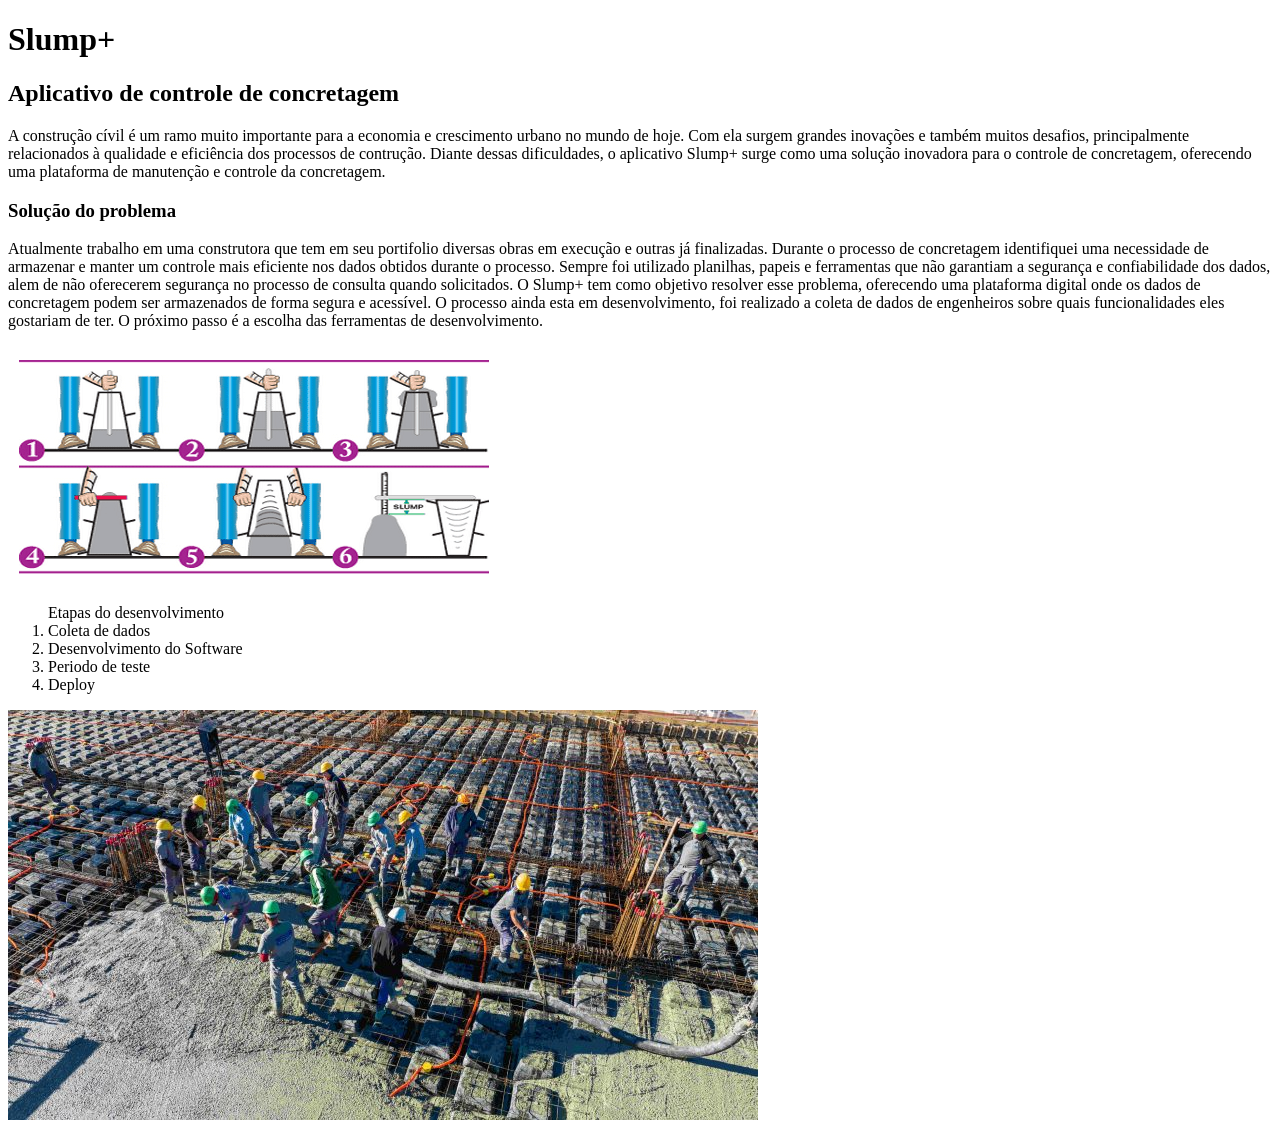
<file: index.html>
<!DOCTYPE html>
<html lang="pt-br">
<head>
    <meta charset="UTF-8">
    <meta name="viewport" content="width=device-width, initial-scale=1.0">
    <title>Tecnologia e construção cívil</title>
</head>
<body>
   <h1>Slump+</h1> 
   <h2>Aplicativo de controle de concretagem</h2>
   <p>A construção cívil é um ramo muito importante para a economia e crescimento urbano no mundo de hoje. 
    Com ela surgem grandes inovações e também muitos desafios, principalmente relacionados à qualidade e eficiência dos processos de contrução.
    Diante dessas dificuldades, o aplicativo Slump+ surge como uma solução inovadora para o controle de concretagem, oferecendo uma plataforma de manutenção e controle da concretagem.
     <h3>Solução do problema</h3>
     <p>Atualmente trabalho em uma construtora que tem em seu portifolio diversas obras em execução e outras já finalizadas.
        Durante o processo de concretagem identifiquei uma necessidade de armazenar e manter um controle mais eficiente nos dados obtidos durante o processo.
        Sempre foi utilizado planilhas, papeis e ferramentas que não garantiam a segurança e confiabilidade dos dados, alem de não oferecerem segurança no processo de consulta quando solicitados.
        O Slump+ tem como objetivo resolver esse problema, oferecendo uma plataforma digital onde os dados de concretagem podem ser armazenados de forma segura e acessível.
        O processo ainda esta em desenvolvimento, foi realizado a coleta de dados de engenheiros sobre quais funcionalidades eles gostariam de ter. O próximo passo é a escolha das ferramentas de desenvolvimento.
    </p>

        <img src="img/slump.png" alt="">

</p>
<ol>Etapas do desenvolvimento
    <li>Coleta de dados</li>
    <li>Desenvolvimento do Software</li>
    <li>Periodo de teste</li>
    <li>Deploy</li>
</ol>
<img src="img/etapas-da-concretagem-750x410 (1).jpg" alt="">

</body>
</html>
</file>
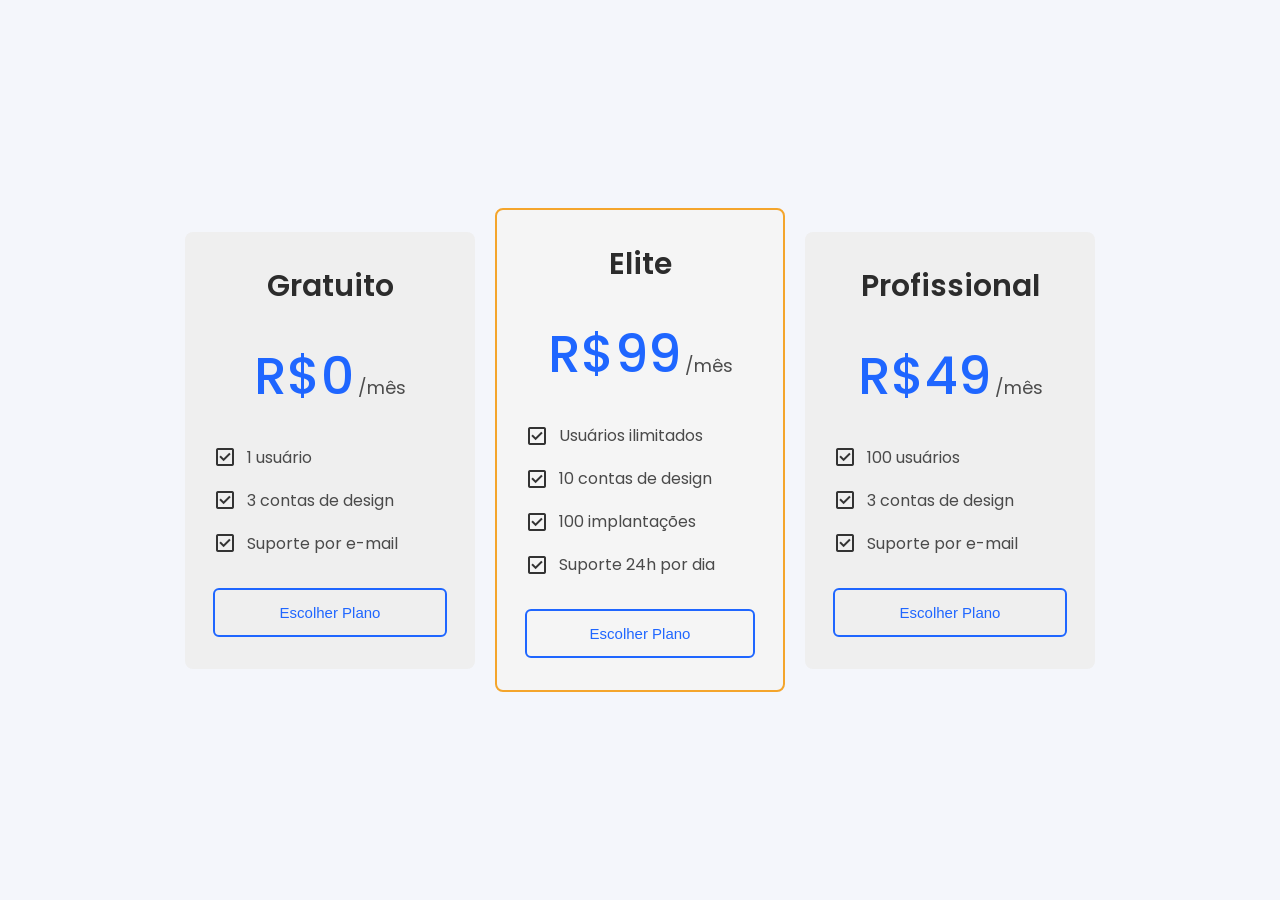
<file: cards/index.html>
<!DOCTYPE html>
<html lang="pt-br">
  <head>
    <meta charset="UTF-8" />
    <meta name="viewport" content="width=device-width, initial-scale=1.0" />
    <title>Escolha seu plano</title>
    <link rel="stylesheet" href="./style.css" />
    <link rel="preconnect" href="https://fonts.googleapis.com" />
    <link rel="preconnect" href="https://fonts.gstatic.com" crossorigin />
    <link
      href="https://fonts.googleapis.com/css2?family=Poppins:ital,wght@0,100;0,200;0,300;0,400;0,500;0,600;0,700;0,800;0,900;1,100;1,200;1,300;1,400;1,500;1,600;1,700;1,800;1,900&display=swap"
      rel="stylesheet"
    />
    <link
      rel="stylesheet"
      href="https://fonts.googleapis.com/css2?family=Material+Symbols+Outlined:opsz,wght,FILL,GRAD@24,400,0,0&icon_names=check_box"
    />
  </head>
  <body>
    <article>
      <h2>Gratuito</h2>
      <var><abbr title="Real Brasileiro"></abbr></var>
      <ul>
        <li>
            <i class="material-symbols-outlined"> check_box </i>
            <p>1 usuário</p>
        </li>
        <li>
            <i class="material-symbols-outlined"> check_box </i>
            <p>3 contas de design</p>
        </li>
        <li>
            <i class="material-symbols-outlined"> check_box </i>
            <p>Suporte por e-mail</p>
        </li>
      </ul>
      <button>Escolher Plano</button>
    </article>
    <article>
      <h2>Elite</h2>
      <var></var>
      <ul>
        <li>
            <i class="material-symbols-outlined"> check_box </i>
            <p>Usuários ilimitados</p>
        </li>
        <li>
            <i class="material-symbols-outlined"> check_box </i>
            <p>10 contas de design</p>
        </li>
        <li>
            <i class="material-symbols-outlined"> check_box </i>
            <p>100 implantações</p>
        </li>
        <li>
            <i class="material-symbols-outlined"> check_box </i>
            <p>Suporte 24h por dia</p>
        </li>
      </ul>
      <button>Escolher Plano</button>
    </article>
    <article>
      <h2>Profissional</h2>
      <var></var>
      <ul>
        <li>
            <i class="material-symbols-outlined"> check_box </i>
            <p>100 usuários</p>
        </li>
        <li>
            <i class="material-symbols-outlined"> check_box </i>
            <p>3 contas de design</p>
        </li>
        <li>
            <i class="material-symbols-outlined"> check_box </i>
            <p>Suporte por e-mail</p>
        </li>
      </ul>
      <button>Escolher Plano</button>
    </article>
  </body>
</html>
</file>
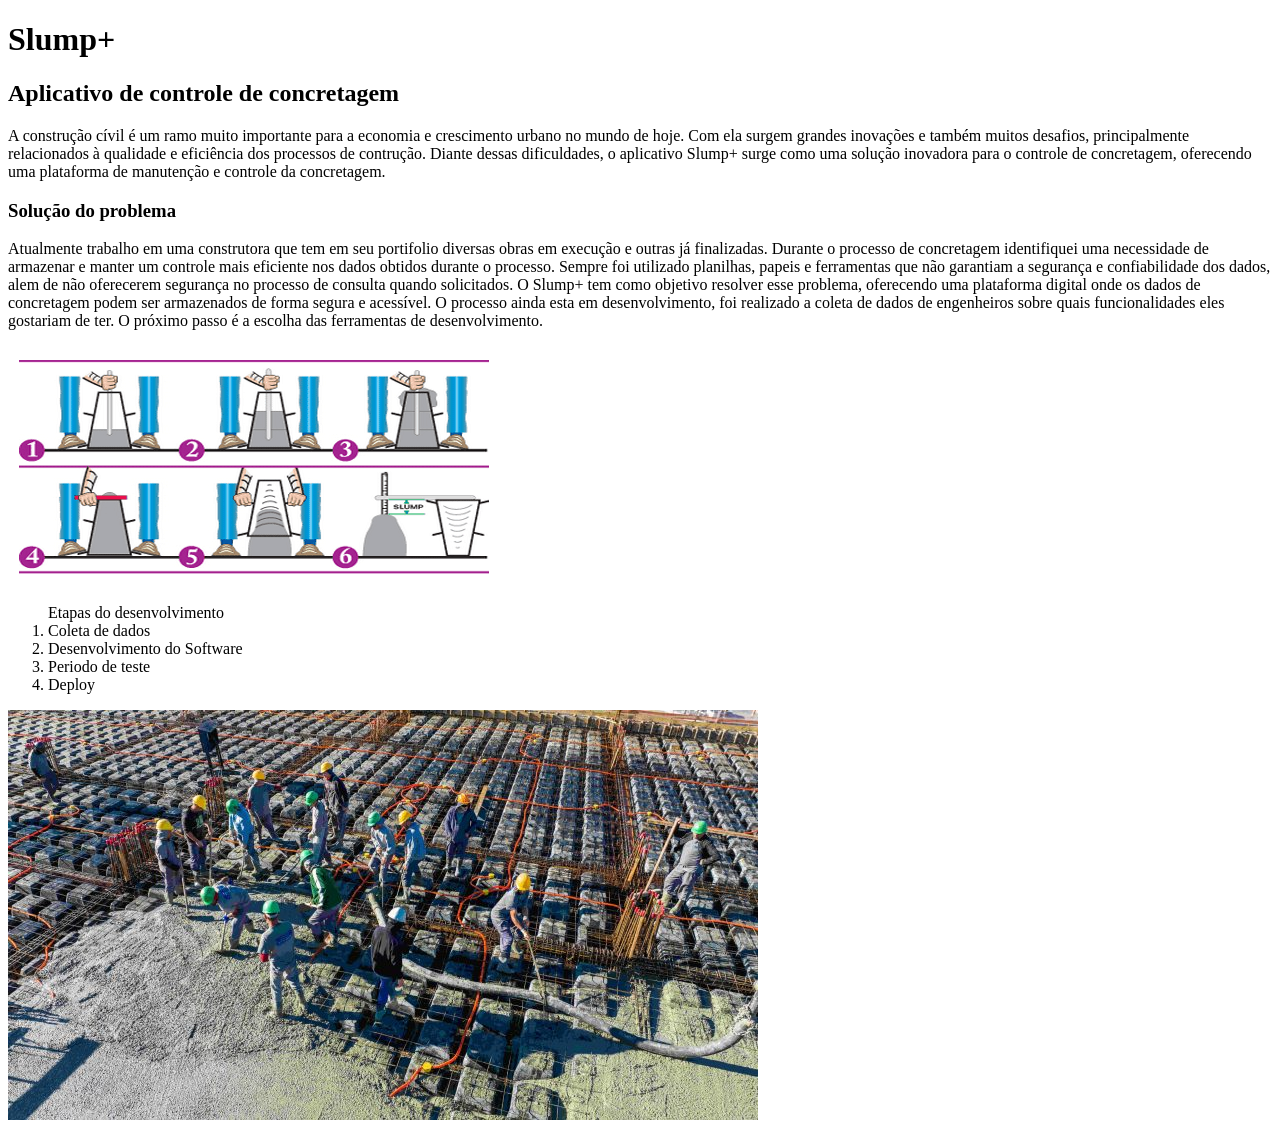
<file: html-basico/index.html>
<!DOCTYPE html>
<html lang="pt-br">
<head>
    <meta charset="UTF-8">
    <meta name="viewport" content="width=device-width, initial-scale=1.0">
    <title>Tecnologia e construção cívil</title>
    <link rel="stylesheet" href="css/style.css">
</head>
<body>
   <h1>Slump+</h1> 
   <h2>Aplicativo de controle de concretagem</h2>
   <p>A construção cívil é um ramo muito importante para a economia e crescimento urbano no mundo de hoje. 
    Com ela surgem grandes inovações e também muitos desafios, principalmente relacionados à qualidade e eficiência dos processos de contrução.
    Diante dessas dificuldades, o aplicativo Slump+ surge como uma solução inovadora para o controle de concretagem, oferecendo uma plataforma de manutenção e controle da concretagem.
     <h3>Solução do problema</h3>
     <p>Atualmente trabalho em uma construtora que tem em seu portifolio diversas obras em execução e outras já finalizadas.
        Durante o processo de concretagem identifiquei uma necessidade de armazenar e manter um controle mais eficiente nos dados obtidos durante o processo.
        Sempre foi utilizado planilhas, papeis e ferramentas que não garantiam a segurança e confiabilidade dos dados, alem de não oferecerem segurança no processo de consulta quando solicitados.
        O Slump+ tem como objetivo resolver esse problema, oferecendo uma plataforma digital onde os dados de concretagem podem ser armazenados de forma segura e acessível.
        O processo ainda esta em desenvolvimento, foi realizado a coleta de dados de engenheiros sobre quais funcionalidades eles gostariam de ter. O próximo passo é a escolha das ferramentas de desenvolvimento.
    </p>

        <img src="img/slump.png" alt="">

</p>
<ol>Etapas do desenvolvimento
    <li>Coleta de dados</li>
    <li>Desenvolvimento do Software</li>
    <li>Periodo de teste</li>
    <li>Deploy</li>
</ol>
<img src="img/etapas-da-concretagem-750x410 (1).jpg" alt="">

</body>
</html>
</file>
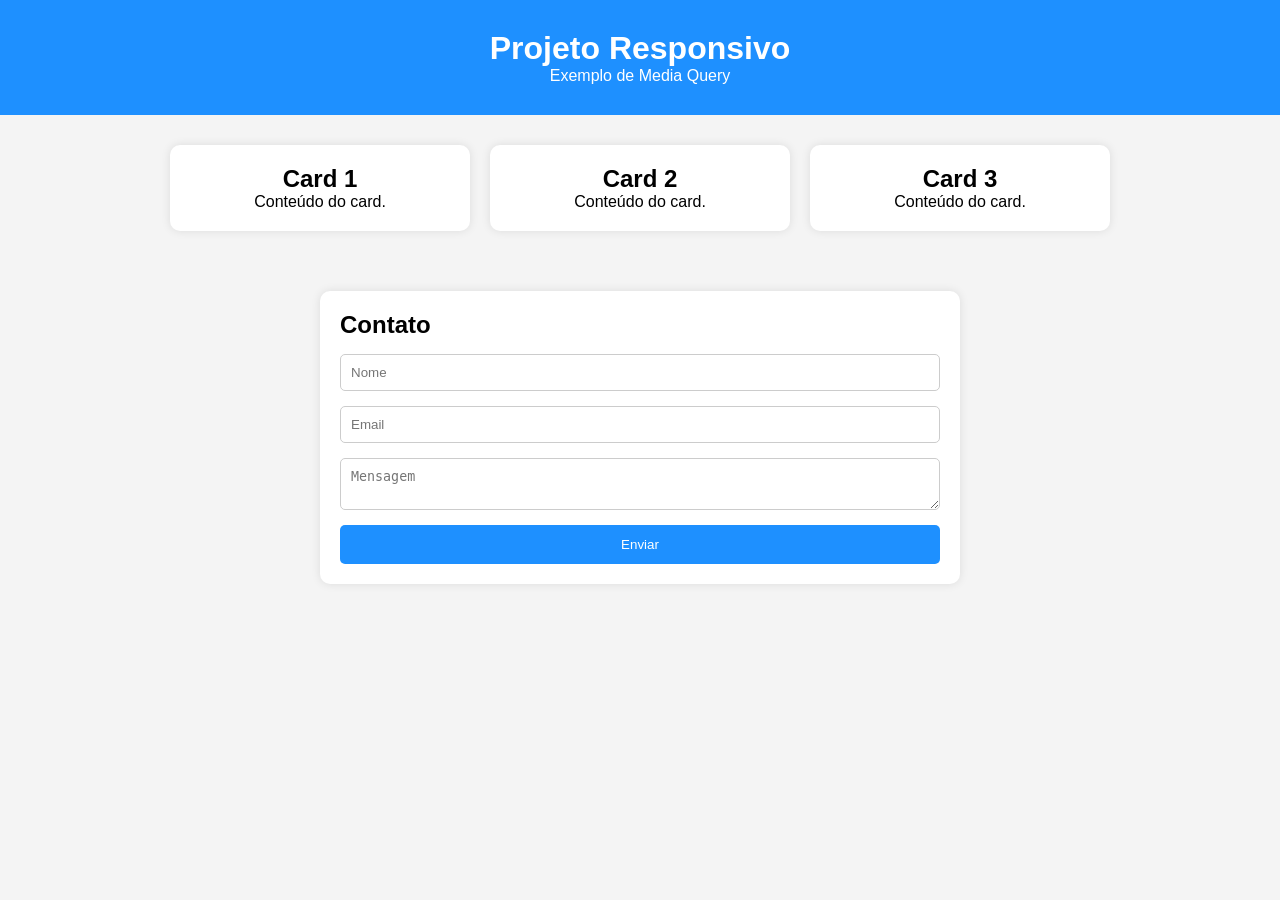
<file: html-basico/css/index.html>
<!DOCTYPE html>
<html lang="pt-br">
  <head>
    <meta charset="UTF-8" />
    <meta name="viewport" content="width=device-width, initial-scale=1.0" />
    <title>Responsividade</title>
    <link rel="stylesheet" href="style3.css" />
  </head>
  <body>
    <header>
      <h1>Projeto Responsivo</h1>
      <p>Exemplo de Media Query</p>
    </header>
    <section class="cards">
      <div class="card">
        <h2>Card 1</h2>
        <p>Conteúdo do card.</p>
      </div>
      <div class="card">
        <h2>Card 2</h2>
        <p>Conteúdo do card.</p>
      </div>
      <div class="card">
        <h2>Card 3</h2>
        <p>Conteúdo do card.</p>
      </div>
    </section>
    <section class="formulario">
      <h2>Contato</h2>
      <form>
        <input type="text" placeholder="Nome" />
        <input type="email" placeholder="Email" />
        <textarea placeholder="Mensagem"></textarea>
        <button type="submit">Enviar</button>
      </form>
    </section>
  </body>
</html>
</file>
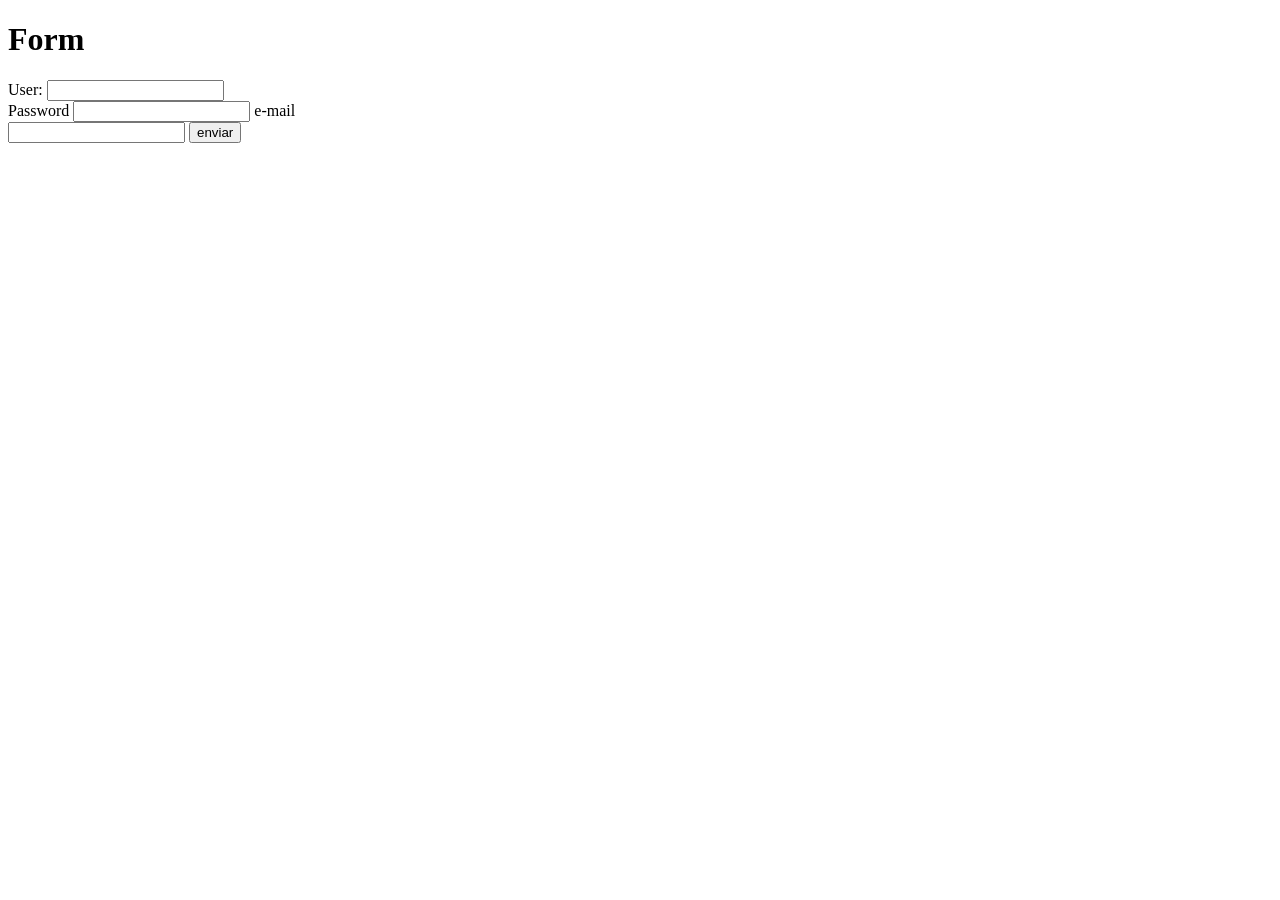
<file: form.html>
<!DOCTYPE html>
<html lang="pt-br">
<head>
    <meta charset="UTF-8">
    <meta name="viewport" content="width=device-width, initial-scale=1.0">
    <title>Document</title>
</head>
<body>
    <h1>Form</h1>
   <form action="post">
    <label for="user">User:</label>
    <input type="text" name="user" id="">
    <br>
    <label for="pass">Password</label>
    <input type="password" name="pass" id="">
    <label for="email">e-mail</label>
    <br>
    <input type="email" name="email" id="">
    <input type="submit" value="enviar">
    
</body>
</html>
</file>
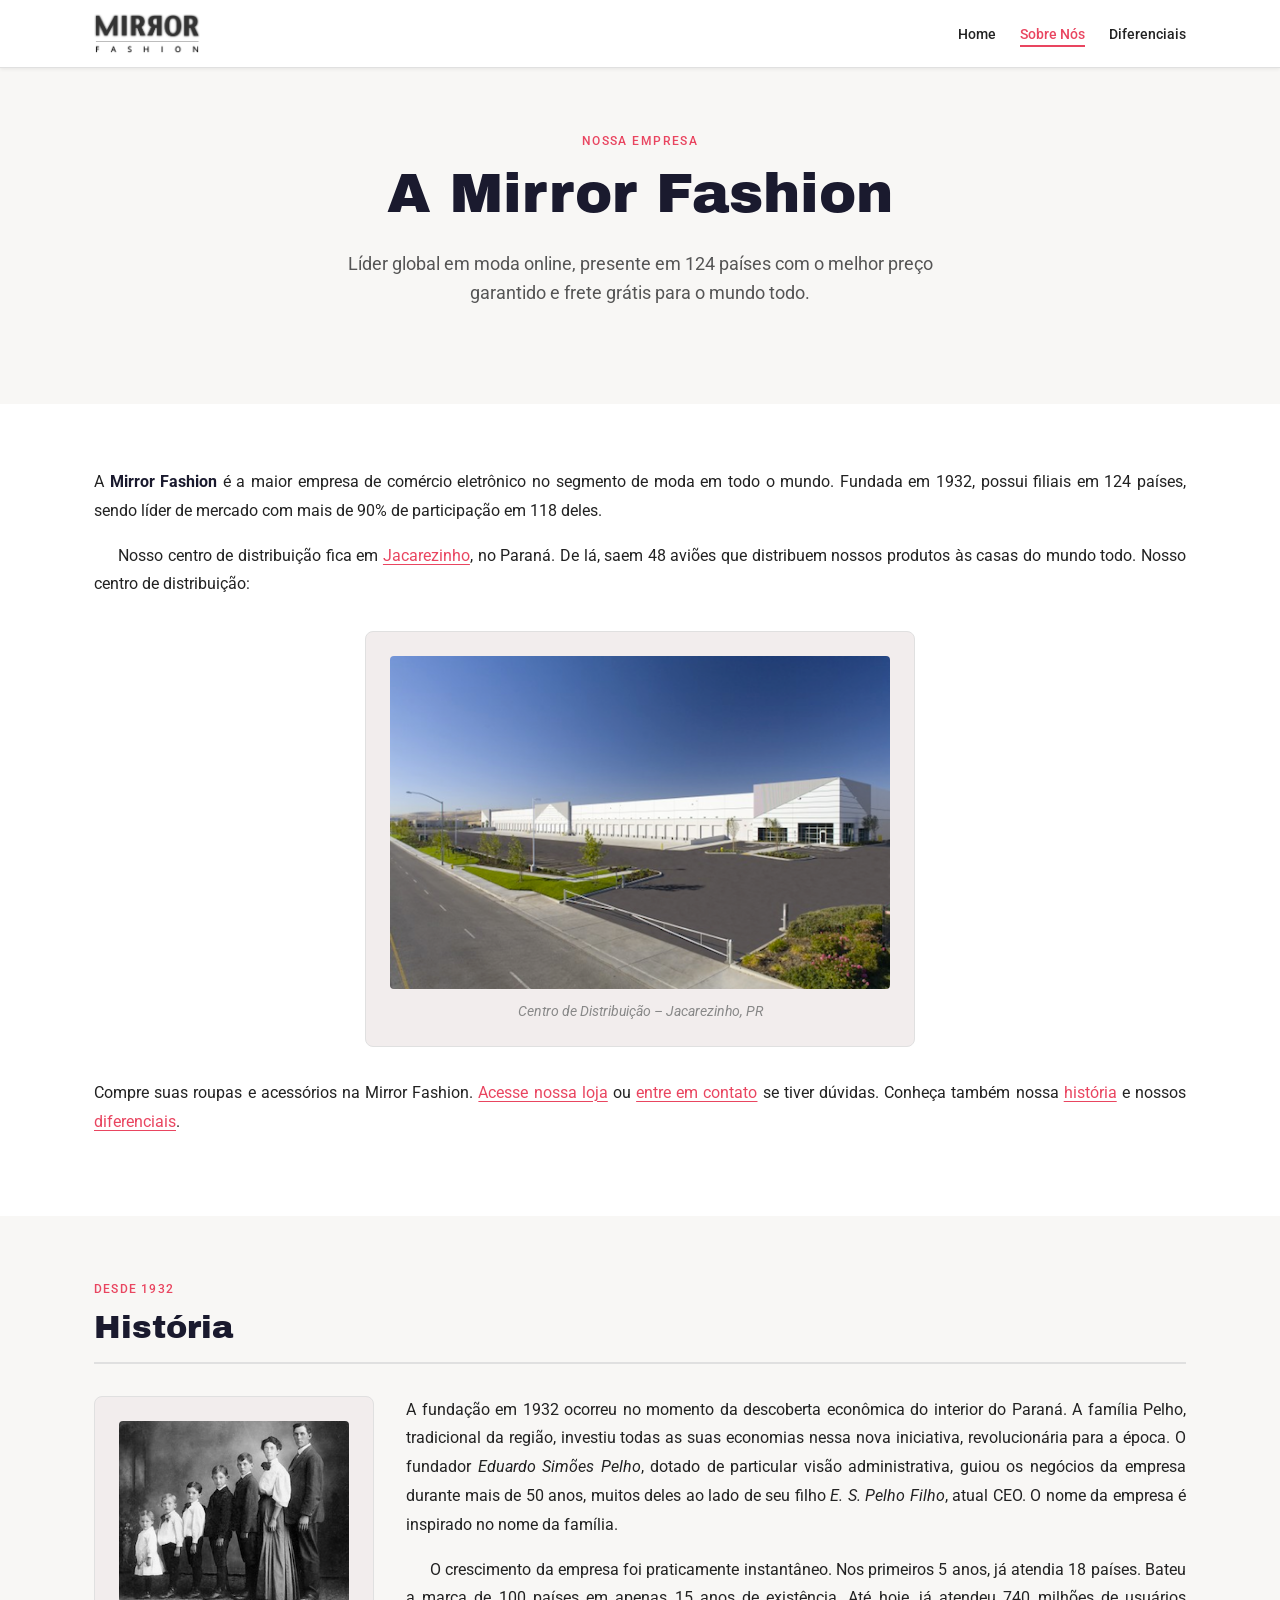
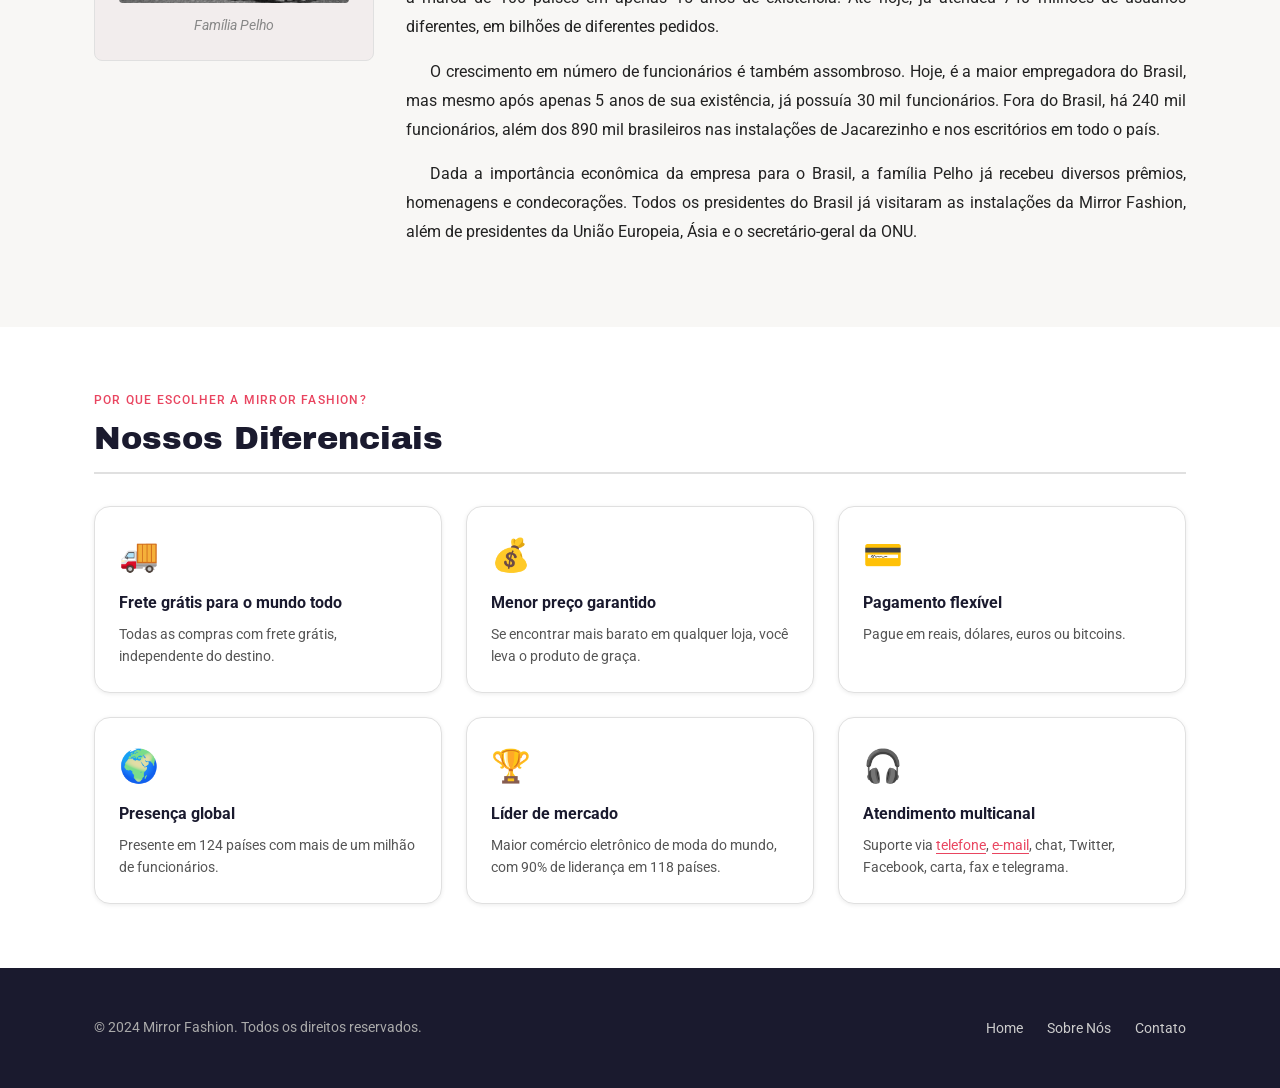
<file: html-basico/about-us.html>
<!DOCTYPE html>
<html lang="pt-br">
  <head>
    <meta charset="UTF-8" />
    <meta name="viewport" content="width=device-width, initial-scale=1.0" />
    <title>Sobre Nós – Mirror Fashion</title>
    <link rel="stylesheet" href="css/reset.css" />
    <link rel="stylesheet" href="css/design-system.css" />
    <link rel="stylesheet" href="css/components.css" />
    <link rel="stylesheet" href="css/about.css" />
  </head>
  <body>

    <!-- c-header: Cabeçalho fixo com navegação -->
    <header class="c-header">
      <div class="container c-header__inner">
        <a href="index.html">
          <img class="c-header__logo" src="img/logo.png" alt="Mirror Fashion" />
        </a>
        <nav aria-label="Navegação principal">
          <ul class="c-nav">
            <li><a class="c-nav__link" href="index.html">Home</a></li>
            <li><a class="c-nav__link c-nav__link--active" href="about-us.html">Sobre Nós</a></li>
            <li><a class="c-nav__link" href="about-us.html#diferenciais">Diferenciais</a></li>
          </ul>
        </nav>
      </div>
    </header>

    <!-- c-hero: Destaque da página -->
    <section class="c-hero c-hero--compact">
      <div class="container">
        <p class="c-hero__eyebrow">Nossa Empresa</p>
        <h1 class="c-hero__title">A Mirror Fashion</h1>
        <p class="c-hero__body">
          Líder global em moda online, presente em 124 países
          com o melhor preço garantido e frete grátis para o mundo todo.
        </p>
      </div>
    </section>

    <main>

      <!-- Seção introdutória -->
      <section class="c-section">
        <div class="container">
          <div class="c-prose">
            <p>
              A <strong>Mirror Fashion</strong> é a maior empresa de comércio
              eletrônico no segmento de moda em todo o mundo. Fundada em 1932,
              possui filiais em 124 países, sendo líder de mercado com mais de
              90% de participação em 118 deles.
            </p>
            <p>
              Nosso centro de distribuição fica em
              <a
                target="_blank"
                title="Google Maps"
                href="https://maps.google.com.br/?q=Jacarezinho"
              >Jacarezinho</a>, no Paraná. De lá, saem 48 aviões que distribuem
              nossos produtos às casas do mundo todo. Nosso centro de distribuição:
            </p>
          </div>

          <figure class="c-figure" id="centro-distribuicao">
            <img class="c-figure__img" src="img/centro-distribuicao.png" alt="Centro de distribuição" />
            <figcaption class="c-figure__caption">Centro de Distribuição – Jacarezinho, PR</figcaption>
          </figure>

          <div class="c-prose">
            <p>
              Compre suas roupas e acessórios na Mirror Fashion.
              <a href="index.html">Acesse nossa loja</a> ou
              <a href="mailto:loja@loja.com">entre em contato</a> se tiver dúvidas.
              Conheça também nossa <a href="#historia">história</a> e nossos
              <a href="#diferenciais">diferenciais</a>.
            </p>
          </div>
        </div>
      </section>

      <!-- c-section--alt: Seção de história -->
      <section class="c-section c-section--alt" id="historia">
        <div class="container">
          <header class="c-section__header">
            <p class="c-section__eyebrow">Desde 1932</p>
            <h2 class="c-section__title">História</h2>
          </header>

          <div class="c-article-grid">
            <figure class="c-figure" id="familia-pelho">
              <img class="c-figure__img" src="img/familia-pelho.jpg" alt="Família Pelho" />
              <figcaption class="c-figure__caption">Família Pelho</figcaption>
            </figure>

            <div class="c-prose">
              <p>
                A fundação em 1932 ocorreu no momento da descoberta econômica do
                interior do Paraná. A família Pelho, tradicional da região, investiu
                todas as suas economias nessa nova iniciativa, revolucionária para a
                época. O fundador <em>Eduardo Simões Pelho</em>, dotado de particular
                visão administrativa, guiou os negócios da empresa durante mais de 50
                anos, muitos deles ao lado de seu filho <em>E. S. Pelho Filho</em>,
                atual CEO. O nome da empresa é inspirado no nome da família.
              </p>
              <p>
                O crescimento da empresa foi praticamente instantâneo. Nos primeiros 5
                anos, já atendia 18 países. Bateu a marca de 100 países em apenas 15
                anos de existência. Até hoje, já atendeu 740 milhões de usuários
                diferentes, em bilhões de diferentes pedidos.
              </p>
              <p>
                O crescimento em número de funcionários é também assombroso. Hoje, é a
                maior empregadora do Brasil, mas mesmo após apenas 5 anos de sua
                existência, já possuía 30 mil funcionários. Fora do Brasil, há 240 mil
                funcionários, além dos 890 mil brasileiros nas instalações de
                Jacarezinho e nos escritórios em todo o país.
              </p>
              <p>
                Dada a importância econômica da empresa para o Brasil, a família Pelho
                já recebeu diversos prêmios, homenagens e condecorações. Todos os
                presidentes do Brasil já visitaram as instalações da Mirror Fashion,
                além de presidentes da União Europeia, Ásia e o secretário-geral da ONU.
              </p>
            </div>
          </div>
        </div>
      </section>

      <!-- Seção de diferenciais -->
      <section class="c-section" id="diferenciais">
        <div class="container">
          <header class="c-section__header">
            <p class="c-section__eyebrow">Por que escolher a Mirror Fashion?</p>
            <h2 class="c-section__title">Nossos Diferenciais</h2>
          </header>

          <ul class="c-grid c-grid--3">
            <li class="c-card">
              <p class="c-card__icon">🚚</p>
              <h3 class="c-card__title">Frete grátis para o mundo todo</h3>
              <p class="c-card__body">Todas as compras com frete grátis, independente do destino.</p>
            </li>
            <li class="c-card">
              <p class="c-card__icon">💰</p>
              <h3 class="c-card__title">Menor preço garantido</h3>
              <p class="c-card__body">Se encontrar mais barato em qualquer loja, você leva o produto de graça.</p>
            </li>
            <li class="c-card">
              <p class="c-card__icon">💳</p>
              <h3 class="c-card__title">Pagamento flexível</h3>
              <p class="c-card__body">Pague em reais, dólares, euros ou bitcoins.</p>
            </li>
            <li class="c-card">
              <p class="c-card__icon">🌍</p>
              <h3 class="c-card__title">Presença global</h3>
              <p class="c-card__body">Presente em 124 países com mais de um milhão de funcionários.</p>
            </li>
            <li class="c-card">
              <p class="c-card__icon">🏆</p>
              <h3 class="c-card__title">Líder de mercado</h3>
              <p class="c-card__body">Maior comércio eletrônico de moda do mundo, com 90% de liderança em 118 países.</p>
            </li>
            <li class="c-card">
              <p class="c-card__icon">🎧</p>
              <h3 class="c-card__title">Atendimento multicanal</h3>
              <p class="c-card__body">
                Suporte via <a href="tel:+553536298400">telefone</a>,
                <a href="mailto:loja@loja.com">e-mail</a>,
                chat, Twitter, Facebook, carta, fax e telegrama.
              </p>
            </li>
          </ul>
        </div>
      </section>

    </main>

    <!-- c-footer: Rodapé (componente de referência do Design System) -->
    <footer class="c-footer" id="rodape">
      <div class="container c-footer__inner">
        <div class="c-footer__brand">          
          <span class="c-footer__copy">&copy; 2024 Mirror Fashion. Todos os direitos reservados.</span>
        </div>
        <ul class="c-footer__links">
          <li><a class="c-footer__link" href="index.html">Home</a></li>
          <li><a class="c-footer__link" href="about-us.html">Sobre Nós</a></li>
          <li><a class="c-footer__link" href="mailto:loja@loja.com">Contato</a></li>
        </ul>
      </div>
    </footer>

  </body>
</html>
</file>
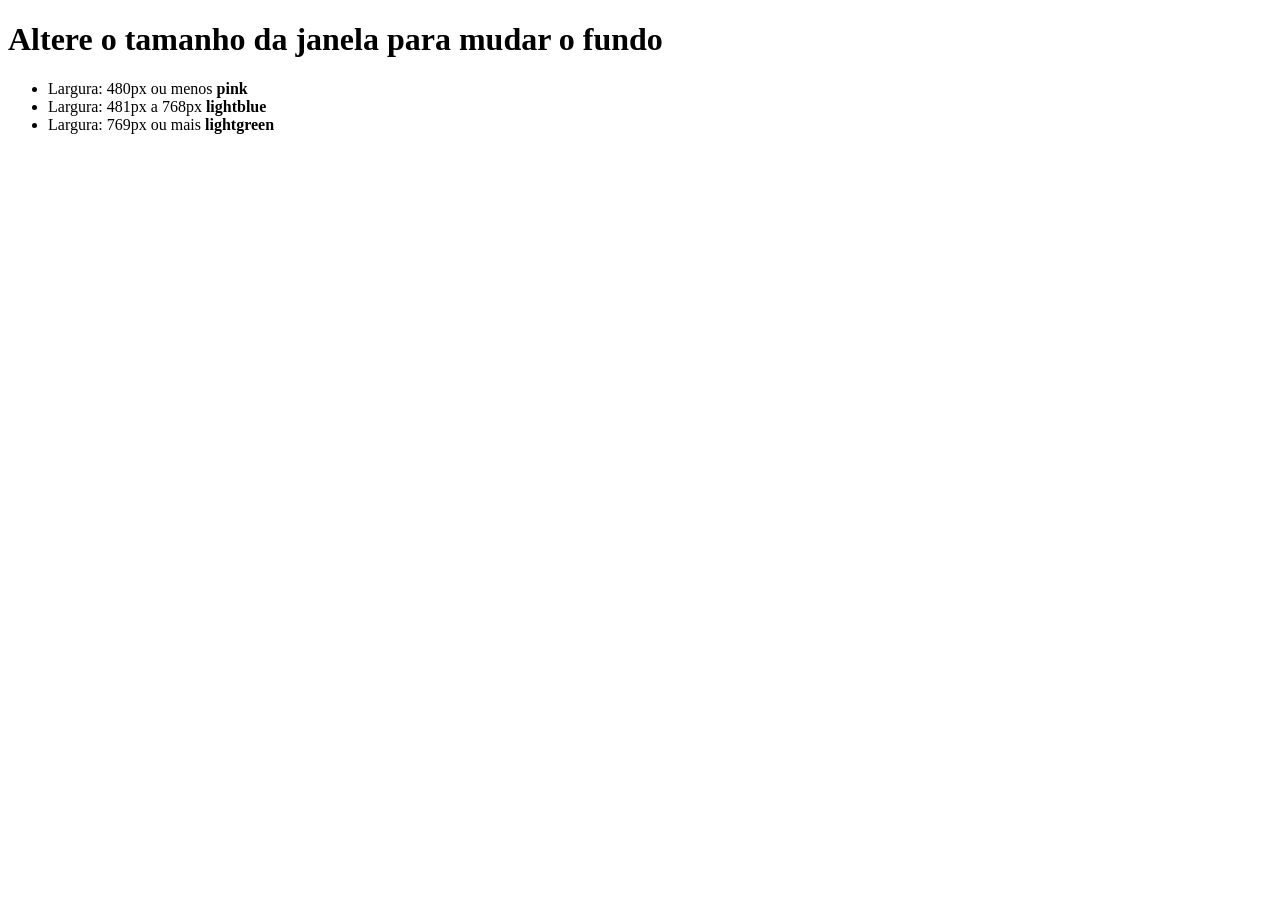
<file: html-basico/test.html>
<!DOCTYPE html>
<html lang="en">
<head>
    <meta charset="UTF-8">
    <meta name="viewport" content="width=device-width, initial-scale=1.0">
    <link rel="stylesheet" href="css/style.css">
    <title>Document</title>
</head>
<body>
    <h1>Altere o tamanho da janela para mudar o fundo</h1>
    <ul>
        <li>Largura: 480px ou menos <strong>pink</strong></li>
        <li>Largura: 481px a 768px <strong>lightblue</strong></li>
        <li>Largura: 769px ou mais <strong>lightgreen</strong></li>
    </ul>
</body>
</html>
</file>
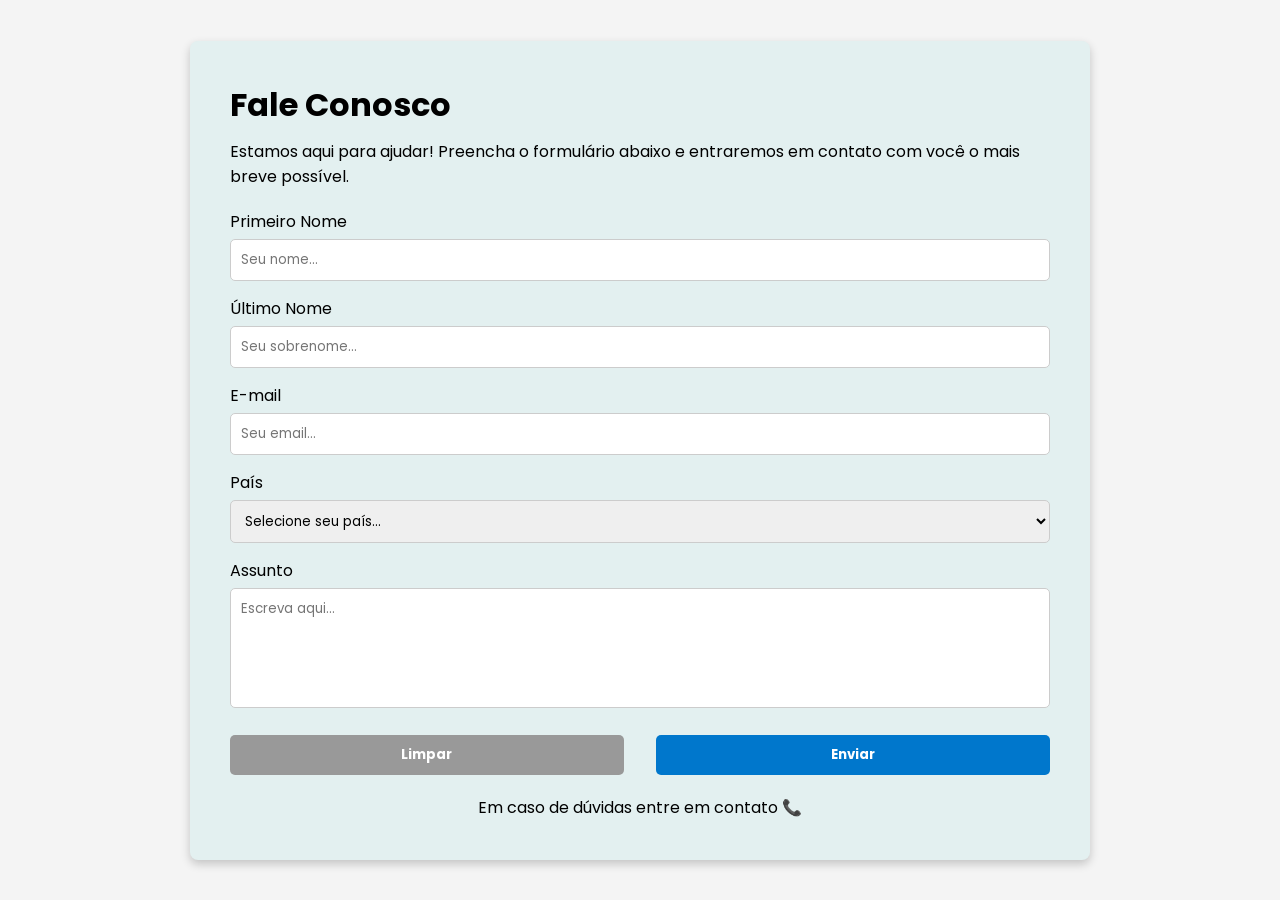
<file: html-basico/css/form-fale-conosco.html>
<!DOCTYPE html>
<html lang="pt-BR">
<head>
  <meta charset="UTF-8" />
  <meta name="viewport" content="width=device-width, initial-scale=1.0" />

  <!-- Fonte corrigida -->
  <link rel="preconnect" href="https://fonts.googleapis.com" />
  <link rel="preconnect" href="https://fonts.gstatic.com" crossorigin />
  <link href="https://fonts.googleapis.com/css2?family=Poppins&display=swap" rel="stylesheet"/>

  <link rel="stylesheet" href="fale-conosco.css">

  <title>Fale Conosco</title>
</head>

<body>
  <main class="container">
    <header>
      <h1>Fale Conosco</h1>
      <p>
        Estamos aqui para ajudar! Preencha o formulário abaixo e entraremos em
        contato com você o mais breve possível.
      </p>
    </header>

    <form action="#">
      <div class="form-group">
        <label for="name">Primeiro Nome</label>
        <input type="text" id="name" name="name" placeholder="Seu nome..." required minlength="2" maxlength="40" autocomplete="given-name"/>
      </div>

      <div class="form-group">
        <label for="last_name">Último Nome</label>
        <input type="text" id="last_name" name="last_name" placeholder="Seu sobrenome..." required minlength="2" maxlength="60" autocomplete="family-name"/>
      </div>

      <div class="form-group">
        <label for="email">E-mail</label>
        <input type="email" id="email" name="email" placeholder="Seu email..." required maxlength="50" autocomplete="email"/>
      </div>

      <div class="form-group">
        <label for="pais">País</label>
        <select name="pais" id="pais" required>
          <option value="" disabled selected>Selecione seu país...</option>
          <option value="brasil">Brasil</option>
          <option value="portugal">Portugal</option>
          <option value="angola">Angola</option>
          <option value="mocambique">Moçambique</option>
        </select>
      </div>

      <div class="form-group">
        <label for="message">Assunto</label>
        <textarea id="message" name="message" placeholder="Escreva aqui..." required maxlength="500"></textarea>
      </div>

      <div class="btn-container">
        <input type="reset" value="Limpar" />
        <input type="submit" value="Enviar" />
      </div>
    </form>

    <footer class="footer-contact">
      <p>Em caso de dúvidas entre em contato 📞</p>
    </footer>
  </main>
</body>
</html>
</file>
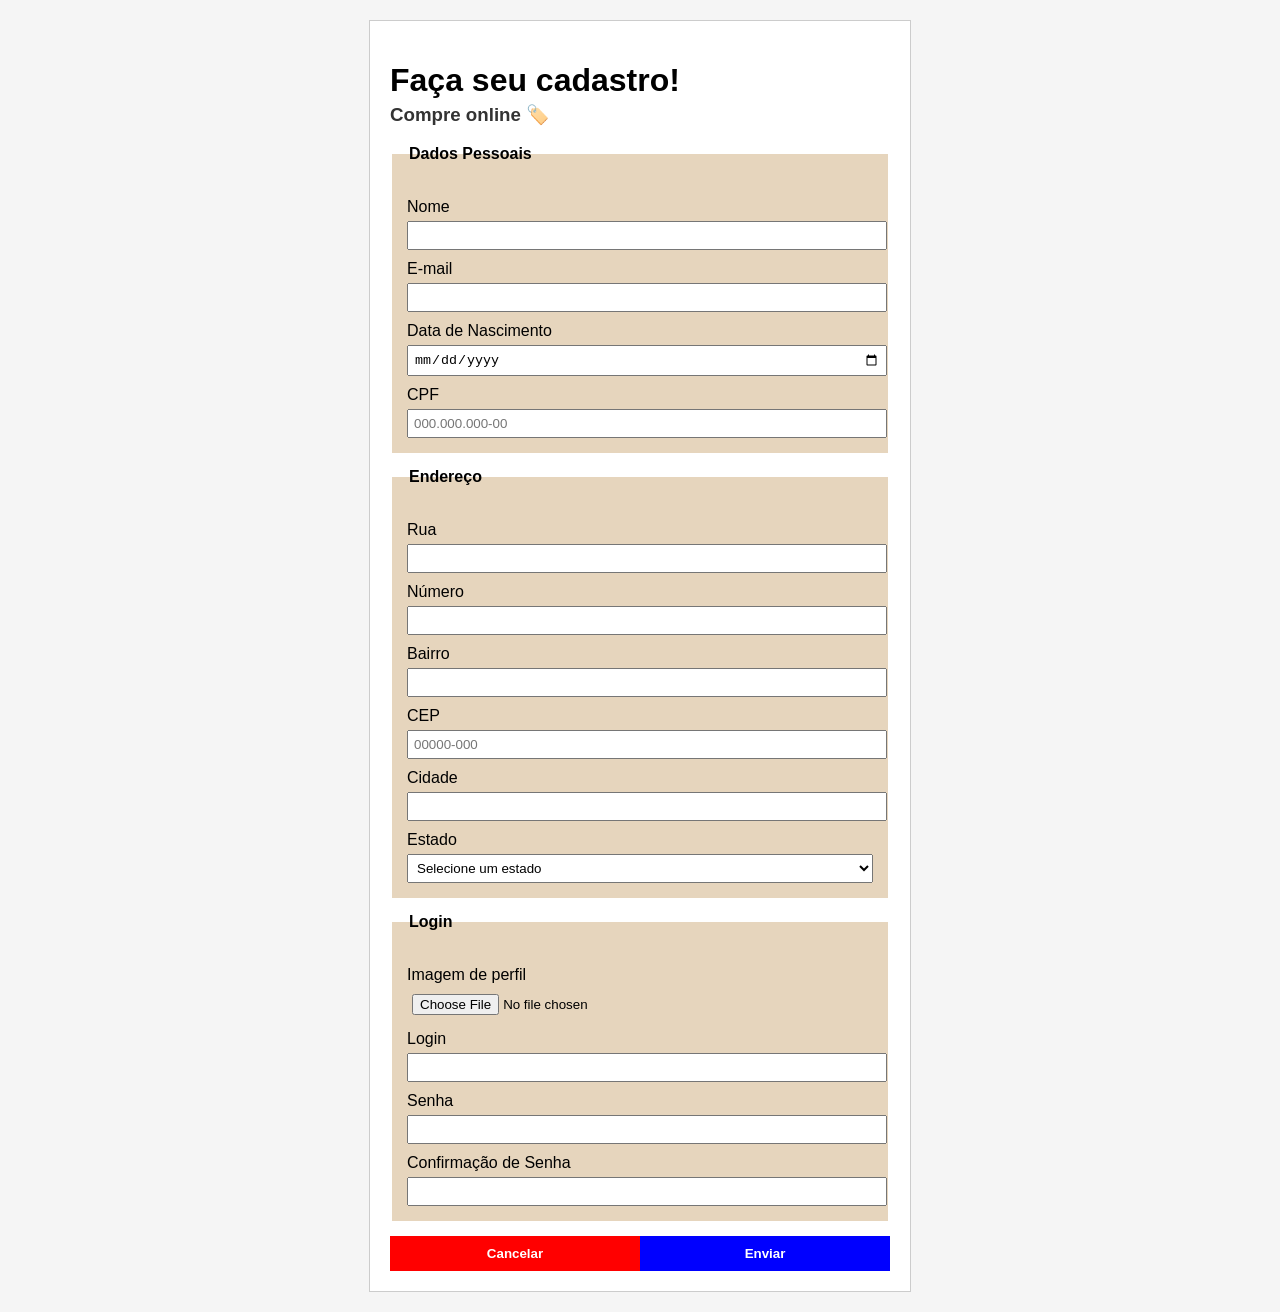
<file: html-basico/css/layout-forms.html>
<!DOCTYPE html>
<html lang="pt-BR">
<head>
<meta charset="UTF-8">
<title>Cadastro</title>
<link rel="stylesheet" href="layout-forms.css">
</head>
<body>

<div class="container">
<h1>Faça seu cadastro!</h1>
<h3>Compre online 🏷️</h3>

<form>

<fieldset>
<legend>Dados Pessoais</legend>

<label>Nome</label>
<input type="text">

<label>E-mail</label>
<input type="email">

<label>Data de Nascimento</label>
<input type="date">

<label>CPF</label>
<input type="text" placeholder="000.000.000-00">
</fieldset>

<fieldset>
<legend>Endereço</legend>

<label>Rua</label>
<input type="text">

<label>Número</label>
<input type="number">

<label>Bairro</label>
<input type="text">

<label>CEP</label>
<input type="text" placeholder="00000-000">

<label>Cidade</label>
<input type="text">

<label>Estado</label>
<select>
<option>Selecione um estado</option>
<option>SP</option>
<option>RJ</option>
<option>MG</option>
</select>
</fieldset>

<fieldset>
<legend>Login</legend>

<label>Imagem de perfil</label>
<input type="file">

<label>Login</label>
<input type="text">

<label>Senha</label>
<input type="password">

<label>Confirmação de Senha</label>
<input type="password">
</fieldset>

<div class="botoes">
<button type="reset" class="cancelar">Cancelar</button>
<button type="submit" class="enviar">Enviar</button>
</div>

</form>
</div>

</body>
</html>
</file>
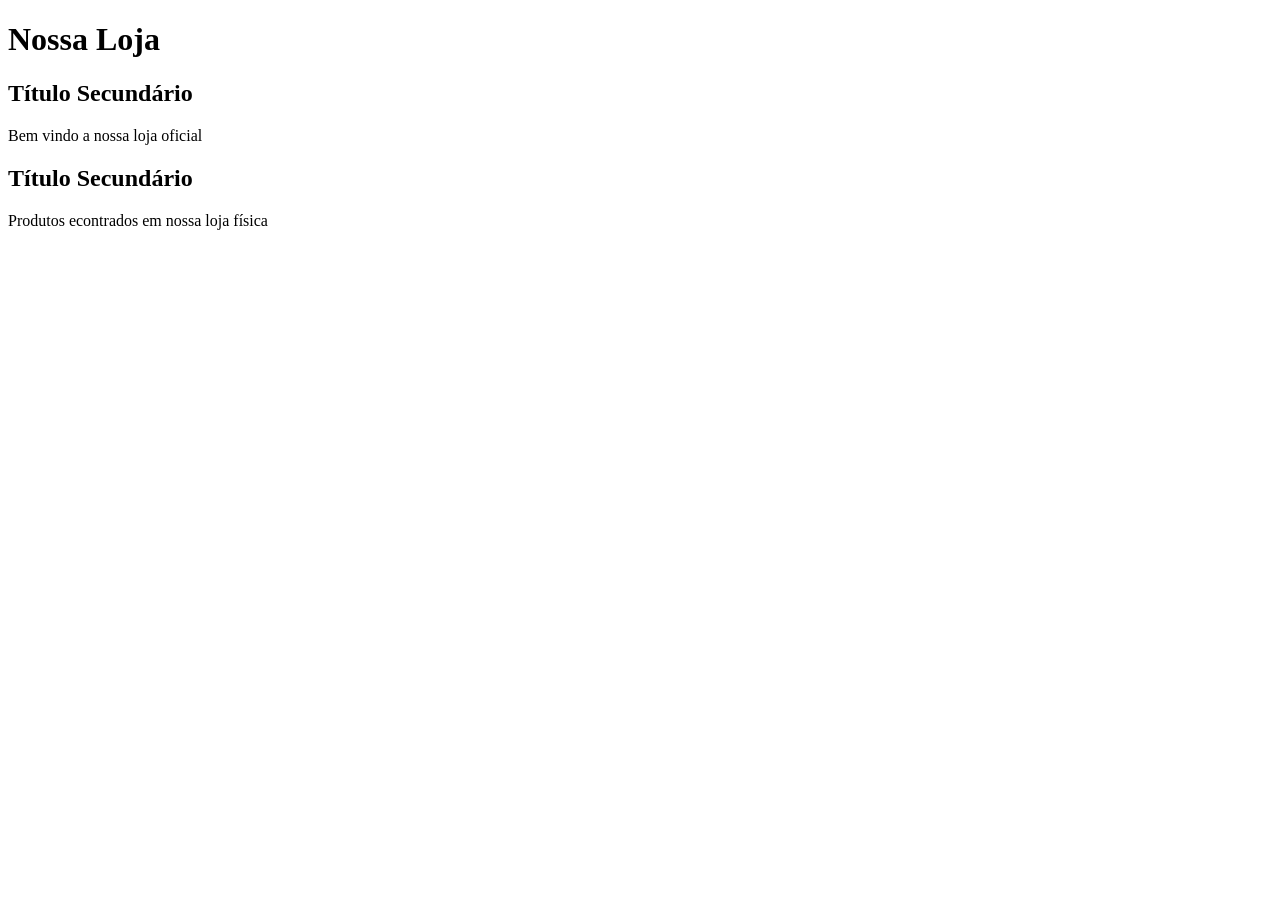
<file: html-basico/js/indexx.html>
<!DOCTYPE html>
<html lang="pt-br">
  <head>
    <link rel="stylesheet" href="../css/style.css" />
    <meta charset="UTF-8" />
    <meta name="viewport" content="width=device-width, initial-scale=1.0" />
    <title>Mirror Strore</title>
  </head>
  <body>
    <h1 class="titulo-principal font-titulos">Nossa Loja</h1>
    <h2 class="primeiro-titulo-secundario titulo-secundario">
      Título Secundário
    </h2>
    <section>
      <p>Bem vindo a nossa loja oficial</p>
    </section>
    <section>
      <h2 class="segundo-titulo-secundario">Título Secundário</h2>
      <p>Produtos econtrados em nossa loja física</p>
    </section>
  </body>
</html>
</file>
<file: cards/style.css>
* {
    margin: 0;
    padding: 0;
    box-sizing: border-box;
  }
  
  body {
    font-family: "Poppins", sans-serif;
    background: #f4f6fb;
    min-height: 100vh;
    display: flex;
    justify-content: center;
    align-items: center;
    padding: 40px 20px;
  }
  
  body {
    display: flex;
    gap: 20px;
    flex-wrap: wrap;
  }
  
  article {
    width: 290px;
    background: #efefef;
    border-radius: 8px;
    padding: 32px 28px;
    text-align: center;
    position: relative;
    transition: 0.3s;
  }
  

  article:nth-child(2) {
    border: 2px solid #f4a52c;
    background: #f5f5f5;
  }
  
  h2 {
    font-size: 30px;
    color: #2c2c2c;
    margin-bottom: 28px;
    font-weight: 600;
  }
  
  
  var {
    display: block;
    font-style: normal;
    margin-bottom: 30px;
    position: relative;
  }
  
  article:nth-child(1) var::before {
    content: "R$0";
  }
  
  article:nth-child(2) var::before {
    content: "R$99";
  }
  
  article:nth-child(3) var::before {
    content: "R$49";
  }
  
  var::before {
    font-size: 52px;
    color: #1f66ff;
    font-weight: 500;
  }
  
  var::after {
    content: "/mês";
    color: #4c4c4c;
    font-size: 18px;
    margin-left: 4px;
  }
  

  ul {
    list-style: none;
    margin-bottom: 32px;
  }
  
  li {
    display: flex;
    align-items: center;
    gap: 10px;
    margin-bottom: 18px;
    color: #4a4a4a;
    font-size: 16px;
  }
  
  .material-symbols-outlined {
    color: #333;
    font-size: 22px;
  }
  
  
  button {
    width: 100%;
    padding: 14px;
    border: 2px solid #1f66ff;
    background: transparent;
    color: #1f66ff;
    border-radius: 6px;
    font-size: 15px;
    font-weight: 500;
    cursor: pointer;
    transition: 0.3s;
  }
  
  button:hover {
    background: #1f66ff;
    color: white;
  }
  
 
  @media (max-width: 950px) {
    body {
      flex-direction: column;
      align-items: center;
    }
  }
</file>
<file: html-basico/css/style.css>
/* Mirror Fashion – Estilos específicos da Home */

/* Layout da seção de prévia "Sobre nós" */
.c-about-preview {
    display: grid;
    grid-template-columns: 1fr 1fr;
    gap: var(--space-8);
    align-items: center;
  }
  
  .c-about-preview__text {
    display: flex;
    flex-direction: column;
    gap: var(--space-5);
  }
  
  .c-about-preview__text .c-section__title {
    border-bottom: none;
    padding-bottom: 0;
  }
  
  .c-prose__paragraph {
    font-family: var(--font-body);
    font-size: var(--font-size-base);
    line-height: var(--line-height-normal);
    color: var(--color-text-muted);
  }
  
  .c-about-preview .c-figure {
    margin-block: 0;
  }
  
  @media (max-width: 768px) {
    .c-about-preview {
      grid-template-columns: 1fr;
    }
  }
</file>
<file: html-basico/css/style3.css>
* {
    margin: 0;
  
    padding: 0;
  
    box-sizing: border-box;
  }
  
  body {
    font-family: Arial, Helvetica, sans-serif;
  
    background-color: #f4f4f4;
  }
  
  /* HEADER */
  
  header {
    background-color: #1e90ff;
  
    color: white;
  
    text-align: center;
  
    padding: 30px;
  }
  
  /* CARDS */
  
  .cards {
    display: flex;
  
    justify-content: center;
  
    gap: 20px;
  
    padding: 30px;
  
    flex-wrap: wrap;
  }
  
  .card {
    background-color: white;
  
    width: 300px;
  
    padding: 20px;
  
    border-radius: 10px;
  
    box-shadow: 0 0 10px rgba(0, 0, 0, 0.1);
  
    text-align: center;
  }
  
  /* FORMULÁRIO */
  
  .formulario {
    width: 50%;
  
    margin: 30px auto;
  
    background-color: white;
  
    padding: 20px;
  
    border-radius: 10px;
  
    box-shadow: 0 0 10px rgba(0, 0, 0, 0.1);
  }
  
  form {
    display: flex;
  
    flex-direction: column;
  }
  
  input,
  textarea {
    margin-top: 15px;
  
    padding: 10px;
  
    border: 1px solid #ccc;
  
    border-radius: 5px;
  }
  
  button {
    margin-top: 15px;
  
    padding: 12px;
  
    border: none;
  
    background-color: #1e90ff;
  
    color: white;
  
    border-radius: 5px;
  
    cursor: pointer;
  }
  
  /* ========================= */
  
  /* MEDIA QUERY */
  
  /* ========================= */
  
  /* TABLETS */
  
  @media (max-width: 768px) {
    .cards {
      flex-direction: column;
  
      align-items: center;
    }
  
    .formulario {
      width: 80%;
    }
  }
  
  /* SMARTPHONES */
  
  @media (max-width: 480px) {
    header {
      padding: 20px;
    }
  
    header h1 {
      font-size: 24px;
    }
  
    .card {
      width: 90%;
    }
  
    .formulario {
      width: 95%;
    }
  
    input,
    textarea,
    button {
      font-size: 16px;
    }
  }
</file>
<file: html-basico/css/design-system.css>
@import url('https://fonts.googleapis.com/css2?family=Archivo+Black&family=Roboto:ital,wght@0,300;0,400;0,500;0,700;0,900;1,400&display=swap');

   :root {
     /* ── Tipografia ──────────────────────────── */
     --font-title:  "Archivo Black", sans-serif;
     --font-body:   "Roboto", sans-serif;
   
     --font-size-xs:   0.75rem;    /* 12 px */
     --font-size-sm:   0.875rem;   /* 14 px */
     --font-size-base: 1rem;       /* 16 px */
     --font-size-md:   1.125rem;   /* 18 px */
     --font-size-lg:   1.25rem;    /* 20 px */
     --font-size-xl:   1.5rem;     /* 24 px */
     --font-size-2xl:  2rem;       /* 32 px */
     --font-size-3xl:  2.5rem;     /* 40 px */
     --font-size-4xl:  3.5rem;     /* 56 px */
   
     --font-weight-regular: 400;
     --font-weight-medium:  500;
     --font-weight-bold:    700;
     --font-weight-black:   900;
   
     --line-height-tight:  1.15;
     --line-height-snug:   1.35;
     --line-height-normal: 1.6;
     --line-height-loose:  1.8;
   
     /* ── Paleta de cores ─────────────────────── */
     --color-brand:        #1a1a2e;   
     --color-brand-mid:    #16213e;
     --color-accent:       #e94560;   
     --color-accent-dark:  #c73652;
   
     --color-text:         #222;
     --color-text-muted:   #555;
     --color-text-subtle:  #888;
   
     --color-bg:           #ffffff;
     --color-bg-soft:      #f8f7f5;
     --color-bg-tint:      #f2eded;
   
     --color-border:       #e0e0e0;
     --color-border-dark:  #ccc;
   
     /* Footer */
     --color-base-footer:  #777;      
     --color-footer-bg:    #1a1a2e;
     --color-footer-text:  #aaa;
     --color-footer-link:  #ccc;
   
     /* ── Escala de espaçamento (base 4 px) ──── */
     --space-1:   4px;
     --space-2:   8px;
     --space-3:  12px;
     --space-4:  16px;
     --space-5:  24px;
     --space-6:  32px;
     --space-7:  48px;
     --space-8:  64px;
     --space-9:  96px;
     --space-10: 128px;
   
     /* ── Border radius ───────────────────────── */
     --radius-sm:   4px;
     --radius-md:   8px;
     --radius-lg:  16px;
     --radius-xl:  24px;
     --radius-full: 9999px;
   
     /* ── Sombras ─────────────────────────────── */
     --shadow-xs: 0 1px 2px rgba(0, 0, 0, .06);
     --shadow-sm: 0 1px 4px rgba(0, 0, 0, .08);
     --shadow-md: 0 4px 12px rgba(0, 0, 0, .10);
     --shadow-lg: 0 8px 24px rgba(0, 0, 0, .14);
   
     /* ── Layout ──────────────────────────────── */
     --max-width:     1140px;
     --header-height: 68px;
   
     /* ── Transições ──────────────────────────── */
     --transition-fast: 150ms ease;
     --transition-base: 250ms ease;
     --transition-slow: 400ms ease;
   }
</file>
<file: html-basico/css/components.css>
/* Mirror Fashion – UI Components
   Componentes reutilizáveis seguindo o padrão do Design System */

/* ─────────────────────────────────────────────
   Container
───────────────────────────────────────────── */
.container {
    width: 100%;
    max-width: var(--max-width);
    margin-inline: auto;
    padding-inline: var(--space-5);
  }
  
  /* ─────────────────────────────────────────────
     c-header / c-nav  – Cabeçalho fixo com navegação
  ───────────────────────────────────────────── */
  .c-header {
    position: sticky;
    top: 0;
    z-index: 100;
    background: var(--color-bg);
    border-bottom: 1px solid var(--color-border);
    height: var(--header-height);
    box-shadow: var(--shadow-sm);
  }
  
  .c-header__inner {
    display: flex;
    align-items: center;
    justify-content: space-between;
    height: 100%;
  }
  
  .c-header__logo {
    height: 40px;
    width: auto;
  }
  
  .c-nav {
    display: flex;
    gap: var(--space-5);
    list-style: none;
  }
  
  .c-nav__link {
    font-family: var(--font-body);
    font-weight: var(--font-weight-medium);
    font-size: var(--font-size-sm);
    color: var(--color-text);
    text-decoration: none;
    padding-bottom: 3px;
    border-bottom: 2px solid transparent;
    transition: color var(--transition-fast), border-color var(--transition-fast);
  }
  
  .c-nav__link:hover,
  .c-nav__link--active {
    color: var(--color-accent);
    border-bottom-color: var(--color-accent);
  }
  
  /* ─────────────────────────────────────────────
     c-hero  – Seção de destaque principal
  ───────────────────────────────────────────── */
  .c-hero {
    padding-block: var(--space-10);
    background: var(--color-bg-soft);
    text-align: center;
  }
  
  .c-hero--compact {
    padding-block: var(--space-8);
  }
  
  .c-hero__eyebrow {
    font-family: var(--font-body);
    font-size: var(--font-size-xs);
    font-weight: var(--font-weight-medium);
    letter-spacing: 0.12em;
    text-transform: uppercase;
    color: var(--color-accent);
    margin-bottom: var(--space-3);
  }
  
  .c-hero__title {
    font-family: var(--font-title);
    font-size: clamp(var(--font-size-2xl), 5vw, var(--font-size-4xl));
    color: var(--color-brand);
    line-height: var(--line-height-tight);
    margin-bottom: var(--space-5);
  }
  
  .c-hero__body {
    font-family: var(--font-body);
    font-size: var(--font-size-md);
    color: var(--color-text-muted);
    max-width: 60ch;
    margin-inline: auto;
    margin-bottom: var(--space-6);
    line-height: var(--line-height-normal);
  }
  
  .c-hero__actions {
    display: flex;
    gap: var(--space-4);
    justify-content: center;
    flex-wrap: wrap;
  }
  
  /* ─────────────────────────────────────────────
     c-btn  – Botões de ação
  ───────────────────────────────────────────── */
  .c-btn {
    display: inline-flex;
    align-items: center;
    gap: var(--space-2);
    padding: var(--space-3) var(--space-6);
    border-radius: var(--radius-md);
    font-family: var(--font-body);
    font-weight: var(--font-weight-bold);
    font-size: var(--font-size-sm);
    cursor: pointer;
    text-decoration: none;
    border: 2px solid transparent;
    transition:
      background var(--transition-fast),
      color var(--transition-fast),
      border-color var(--transition-fast),
      transform var(--transition-fast);
  }
  
  .c-btn--primary {
    background: var(--color-accent);
    color: #fff;
    border-color: var(--color-accent);
  }
  
  .c-btn--primary:hover {
    background: var(--color-accent-dark);
    border-color: var(--color-accent-dark);
    transform: translateY(-1px);
  }
  
  .c-btn--outline {
    background: transparent;
    color: var(--color-brand);
    border-color: var(--color-brand);
  }
  
  .c-btn--outline:hover {
    background: var(--color-brand);
    color: #fff;
    transform: translateY(-1px);
  }
  
  /* ─────────────────────────────────────────────
     c-section  – Blocos de conteúdo
  ───────────────────────────────────────────── */
  .c-section {
    padding-block: var(--space-8);
  }
  
  .c-section--alt {
    background: var(--color-bg-soft);
  }
  
  .c-section--brand {
    background: var(--color-brand);
    color: #fff;
  }
  
  .c-section__header {
    margin-bottom: var(--space-6);
  }
  
  .c-section__eyebrow {
    font-family: var(--font-body);
    font-size: var(--font-size-xs);
    font-weight: var(--font-weight-medium);
    letter-spacing: 0.1em;
    text-transform: uppercase;
    color: var(--color-accent);
    margin-bottom: var(--space-2);
  }
  
  .c-section__title {
    font-family: var(--font-title);
    font-size: clamp(var(--font-size-xl), 3vw, var(--font-size-2xl));
    color: var(--color-brand);
    border-bottom: 2px solid var(--color-border);
    padding-bottom: var(--space-3);
    line-height: var(--line-height-snug);
  }
  
  .c-section--brand .c-section__title {
    color: #fff;
    border-bottom-color: rgba(255, 255, 255, .2);
  }
  
  .c-section__lead {
    font-family: var(--font-body);
    font-size: var(--font-size-md);
    color: var(--color-text-muted);
    margin-top: var(--space-3);
    max-width: 72ch;
    line-height: var(--line-height-normal);
  }
  
  /* ─────────────────────────────────────────────
     c-grid  – Layout em grade responsiva
  ───────────────────────────────────────────── */
  .c-grid {
    display: grid;
    gap: var(--space-5);
  }
  
  .c-grid--2 { grid-template-columns: repeat(2, 1fr); }
  .c-grid--3 { grid-template-columns: repeat(3, 1fr); }
  .c-grid--4 { grid-template-columns: repeat(4, 1fr); }
  
  @media (max-width: 1024px) {
    .c-grid--3,
    .c-grid--4 {
      grid-template-columns: repeat(2, 1fr);
    }
  }
  
  @media (max-width: 640px) {
    .c-grid--2,
    .c-grid--3,
    .c-grid--4 {
      grid-template-columns: 1fr;
    }
  }
  
  /* ─────────────────────────────────────────────
     c-card  – Cartão de conteúdo
  ───────────────────────────────────────────── */
  .c-card {
    background: var(--color-bg);
    border: 1px solid var(--color-border);
    border-radius: var(--radius-lg);
    padding: var(--space-5);
    box-shadow: var(--shadow-sm);
    transition:
      box-shadow var(--transition-base),
      transform var(--transition-base);
    list-style: none;
  }
  
  .c-card:hover {
    box-shadow: var(--shadow-md);
    transform: translateY(-2px);
  }
  
  .c-card__icon {
    font-size: 2rem;
    margin-bottom: var(--space-3);
  }
  
  .c-card__title {
    font-family: var(--font-body);
    font-weight: var(--font-weight-bold);
    font-size: var(--font-size-base);
    color: var(--color-brand);
    margin-bottom: var(--space-2);
  }
  
  .c-card__body {
    font-family: var(--font-body);
    font-size: var(--font-size-sm);
    color: var(--color-text-muted);
    line-height: var(--line-height-normal);
  }
  
  .c-card__body a {
    color: var(--color-accent);
    text-decoration: underline;
    text-underline-offset: 3px;
  }
  
  /* ─────────────────────────────────────────────
     c-figure  – Bloco de mídia / imagem com legenda
  ───────────────────────────────────────────── */
  .c-figure {
    background-color: var(--color-bg-tint);
    border: 1px solid var(--color-border);
    border-radius: var(--radius-md);
    text-align: center;
    padding: var(--space-5);
    margin-block: var(--space-6);
  }
  
  .c-figure__img {
    max-width: 100%;
    margin-inline: auto;
    border-radius: var(--radius-sm);
  }
  
  .c-figure__caption {
    font-style: italic;
    margin-top: var(--space-3);
    font-family: var(--font-body);
    color: var(--color-text-subtle);
    font-size: var(--font-size-sm);
  }
  
  /* ─────────────────────────────────────────────
     c-prose  – Bloco de texto longo / artigo
  ───────────────────────────────────────────── */
  .c-prose {
    font-family: var(--font-body);
    font-size: var(--font-size-base);
    line-height: var(--line-height-loose);
    color: var(--color-text);
  }
  
  .c-prose p {
    margin-bottom: var(--space-4);
    text-align: justify;
  }
  
  .c-prose p + p {
    text-indent: 1.5em;
  }
  
  .c-prose strong {
    font-weight: var(--font-weight-bold);
    color: var(--color-brand);
  }
  
  .c-prose em {
    font-style: italic;
  }
  
  .c-prose a {
    color: var(--color-accent);
    text-decoration: underline;
    text-underline-offset: 3px;
    transition: color var(--transition-fast);
  }
  
  .c-prose a:hover {
    color: var(--color-accent-dark);
  }
  
  /* ─────────────────────────────────────────────
     c-stat  – Indicador numérico de destaque
  ───────────────────────────────────────────── */
  .c-stat {
    text-align: center;
    padding: var(--space-5);
  }
  
  .c-stat__value {
    display: block;
    font-family: var(--font-title);
    font-size: var(--font-size-3xl);
    color: var(--color-accent);
    line-height: 1;
    margin-bottom: var(--space-2);
  }
  
  .c-stat__label {
    display: block;
    font-family: var(--font-body);
    font-size: var(--font-size-sm);
    color: rgba(255, 255, 255, .7);
    letter-spacing: 0.05em;
  }
  
  /* ─────────────────────────────────────────────
     c-footer  – Rodapé (componente de referência)
  ───────────────────────────────────────────── */
  .c-footer {
    background: var(--color-footer-bg);
    color: var(--color-footer-text);
    padding-block: var(--space-7);
  }
  
  .c-footer__inner {
    display: flex;
    align-items: center;
    justify-content: space-between;
    flex-wrap: wrap;
    gap: var(--space-5);
  }
  
  .c-footer__brand {
    display: flex;
    align-items: center;
    gap: var(--space-4);
  }
  
  
  .c-footer__copy {
    font-family: var(--font-body);
    font-size: var(--font-size-sm);
    color: var(--color-footer-text);
  }
  
  .c-footer__links {
    display: flex;
    gap: var(--space-5);
    list-style: none;
    flex-wrap: wrap;
  }
  
  .c-footer__link {
    font-family: var(--font-body);
    font-size: var(--font-size-sm);
    color: var(--color-footer-link);
    text-decoration: none;
    transition: color var(--transition-fast);
  }
  
  .c-footer__link:hover {
    color: #fff;
  }
  
  /* ─────────────────────────────────────────────
     Responsivo global
  ───────────────────────────────────────────── */
  @media (max-width: 640px) {
    .c-header__inner {
      gap: var(--space-4);
    }
  
    .c-nav {
      gap: var(--space-4);
    }
  
    .c-footer__inner {
      flex-direction: column;
      align-items: flex-start;
    }
  }
</file>
<file: html-basico/css/about.css>
/* Mirror Fashion – Estilos específicos da página Sobre Nós */

/* Layout em duas colunas para a seção de história */
.c-article-grid {
  display: grid;
  grid-template-columns: 280px 1fr;
  gap: var(--space-6);
  align-items: start;
}

.c-article-grid .c-figure {
  margin-block: 0;
}

/* Largura máxima da figura do centro de distribuição */
#centro-distribuicao {
  max-width: 550px;
  margin-inline: auto;
}

@media (max-width: 768px) {
  .c-article-grid {
    grid-template-columns: 1fr;
  }
}
</file>
<file: html-basico/css/fale-conosco.css>
* {
    margin: 0;
    padding: 0;
    box-sizing: border-box;
    font-family: "Poppins", sans-serif;
}

body {
    display: flex;
    justify-content: center;
    align-items: center;
    min-height: 100vh;
    padding: 20px;
    background-color: #f4f4f4;
}

.container {
    background-color: #e3f0f0;
    padding: 40px;
    border-radius: 8px;
    width: 100%;
    max-width: 900px;
    box-shadow: 0 4px 10px rgba(0,0,0,0.2);
}

header {
    margin-bottom: 20px;
}

header h1 {
    margin-bottom: 10px;
}

.form-group {
    margin-bottom: 15px;
}

label {
    display: block;
    margin-bottom: 5px;
}

input, select, textarea {
    width: 100%;
    padding: 10px;
    border-radius: 5px;
    border: 1px solid #ccc;
}

textarea {
    resize: none;
    height: 120px;
}

.btn-container {
    display: flex;
    justify-content: space-between;
    margin-top: 20px;
}

.btn-container input {
    width: 48%;
    cursor: pointer;
    border: none;
    background-color: #0077cc;
    color: white;
    font-weight: bold;
}

.btn-container input[type="reset"] {
    background-color: #999;
}

.footer-contact {
    margin-top: 20px;
    text-align: center;
}
</file>
<file: html-basico/css/layout-forms.css>
body {
    font-family: Arial, sans-serif;
    background-color: #f5f5f5;
    }
    
    .container {
    width: 500px;
    margin: 20px auto;
    background: white;
    padding: 20px;
    border: 1px solid #ccc;
    }
    
    h1 {
    margin-bottom: 5px;
    }
    
    h3 {
    margin-top: 0;
    color: #333;
    }
    
    fieldset {
    border: none;
    background: #e6d5bd;
    margin-bottom: 15px;
    padding: 15px;
    }
    
    legend {
    font-weight: bold;
    margin-bottom: 10px;
    }
    
    label {
    display: block;
    margin-top: 10px;
    }
    
    input, select {
    width: 100%;
    padding: 5px;
    margin-top: 5px;
    }
    
    .botoes {
    display: flex;
    }
    
    button {
    flex: 1;
    padding: 10px;
    border: none;
    color: white;
    font-weight: bold;
    cursor: pointer;
    }
    
    .cancelar {
    background-color: red;
    }
    
    .enviar {
    background-color: blue;
    }
</file>
